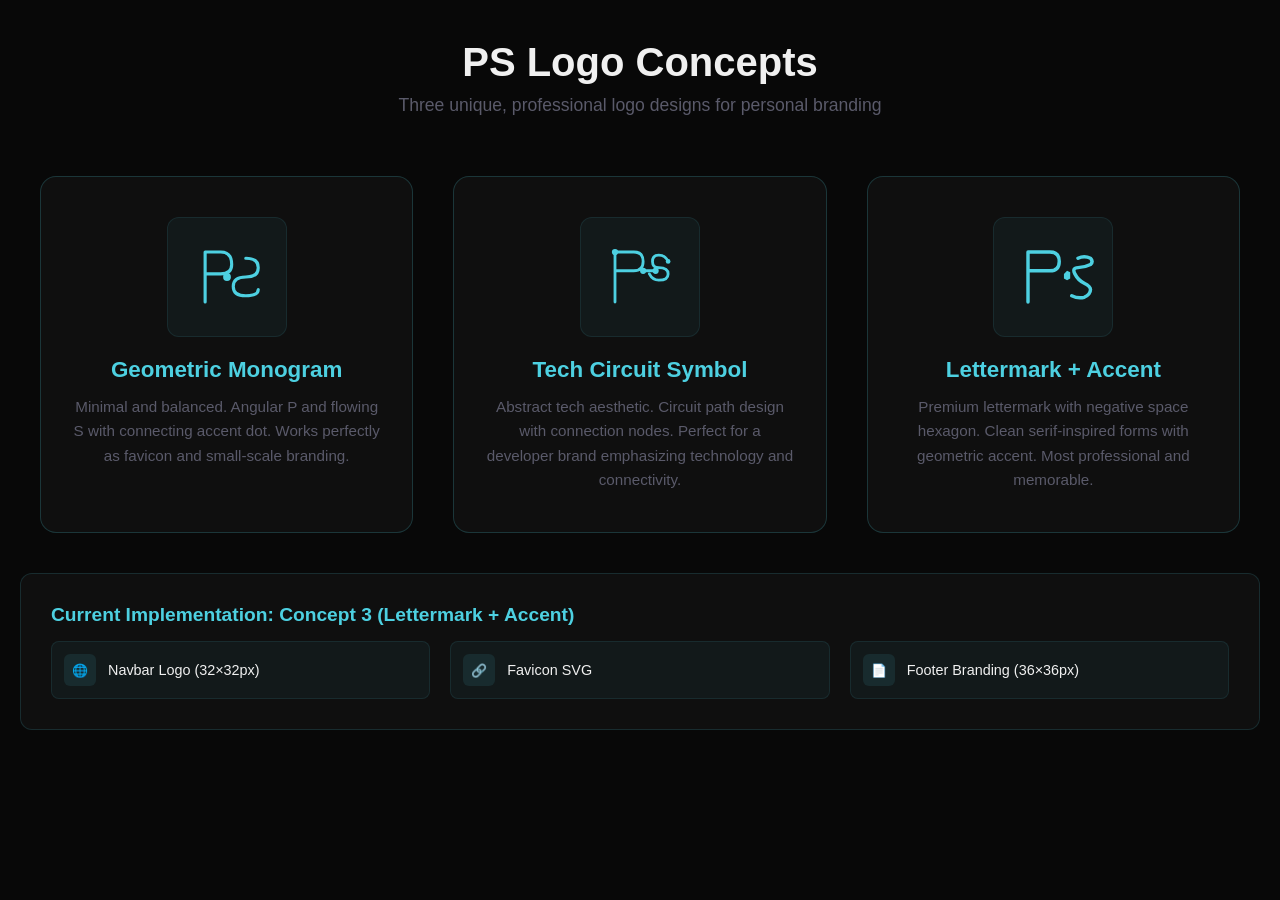
<file: logo-showcase.html>
<!DOCTYPE html>
<html lang="en">
<head>
  <meta charset="UTF-8">
  <meta name="viewport" content="width=device-width, initial-scale=1.0">
  <title>PS Logo Concepts | Peddakotla Sudarshan</title>
  <style>
    * { margin: 0; padding: 0; box-sizing: border-box; }
    body { background: #080808; color: #f0f0f0; font-family: 'Plus Jakarta Sans', sans-serif; padding: 40px 20px; }
    h1 { text-align: center; margin-bottom: 10px; font-size: 2.5rem; }
    .subtitle { text-align: center; color: #5a5a6a; margin-bottom: 60px; font-size: 1.1rem; }
    .concepts-grid { display: grid; grid-template-columns: repeat(auto-fit, minmax(300px, 1fr)); gap: 40px; max-width: 1200px; margin: 0 auto; }
    
    .concept-card {
      background: #0f0f0f;
      border: 1px solid rgba(77, 208, 225, 0.2);
      padding: 40px 30px;
      border-radius: 16px;
      text-align: center;
      transition: all 0.4s cubic-bezier(0.16, 1, 0.3, 1);
    }
    .concept-card:hover {
      border-color: rgba(77, 208, 225, 0.5);
      background: rgba(77, 208, 225, 0.03);
      transform: translateY(-6px);
      box-shadow: 0 20px 48px rgba(77, 208, 225, 0.15);
    }
    
    .logo-display { width: 120px; height: 120px; margin: 0 auto 20px; display: flex; align-items: center; justify-content: center; background: rgba(77, 208, 225, 0.05); border-radius: 12px; border: 1px solid rgba(77, 208, 225, 0.1); }
    .logo-display svg { width: 100px; height: 100px; }
    
    .concept-title { font-size: 1.4rem; font-weight: 700; margin-bottom: 12px; color: #4DD0E1; }
    .concept-desc { color: #5a5a6a; line-height: 1.6; font-size: 0.95rem; }
    
    .usage-section { background: #0f0f0f; border: 1px solid rgba(77, 208, 225, 0.15); padding: 30px; border-radius: 12px; margin-top: 40px; }
    .usage-title { font-size: 1.2rem; font-weight: 700; margin-bottom: 15px; color: #4DD0E1; }
    .usage-items { display: grid; grid-template-columns: repeat(3, 1fr); gap: 20px; }
    .usage-item { display: flex; align-items: center; gap: 12px; padding: 12px; background: rgba(77, 208, 225, 0.05); border-radius: 8px; border: 1px solid rgba(77, 208, 225, 0.1); }
    .usage-icon { width: 32px; height: 32px; display: flex; align-items: center; justify-content: center; background: rgba(77, 208, 225, 0.1); border-radius: 6px; font-size: 0.8rem; }
    .usage-text { font-size: 0.9rem; }
    
    @media (max-width: 768px) {
      .concepts-grid { grid-template-columns: 1fr; }
      .usage-items { grid-template-columns: 1fr; }
      h1 { font-size: 1.8rem; }
    }
  </style>
</head>
<body>
  <h1>PS Logo Concepts</h1>
  <p class="subtitle">Three unique, professional logo designs for personal branding</p>
  
  <div class="concepts-grid">
    <!-- Concept 1 -->
    <div class="concept-card">
      <div class="logo-display">
        <svg viewBox="0 0 64 64" xmlns="http://www.w3.org/2000/svg">
          <defs>
            <style>
              .logo-1-base { fill: none; stroke: #4DD0E1; stroke-width: 2; stroke-linecap: round; stroke-linejoin: round; }
              .logo-1-accent { fill: #4DD0E1; }
            </style>
          </defs>
          <g>
            <path class="logo-1-base" d="M 18 48 L 18 16 L 28 16 Q 35 16 35 24 Q 35 30 28 30 L 18 30"/>
            <path class="logo-1-base" d="M 44 20 Q 52 20 52 26 Q 52 32 44 32 Q 36 32 36 38 Q 36 44 44 44 Q 52 44 52 40"/>
            <circle class="logo-1-accent" cx="32" cy="32" r="2.5"/>
          </g>
        </svg>
      </div>
      <div class="concept-title">Geometric Monogram</div>
      <div class="concept-desc">Minimal and balanced. Angular P and flowing S with connecting accent dot. Works perfectly as favicon and small-scale branding.</div>
    </div>
    
    <!-- Concept 2 -->
    <div class="concept-card">
      <div class="logo-display">
        <svg viewBox="0 0 64 64" xmlns="http://www.w3.org/2000/svg">
          <defs>
            <style>
              .logo-2-stroke { fill: none; stroke: #4DD0E1; stroke-width: 1.8; stroke-linecap: round; stroke-linejoin: round; }
              .logo-2-node { fill: #4DD0E1; }
            </style>
          </defs>
          <g>
            <path class="logo-2-stroke" d="M 16 48 L 16 16 L 28 16 Q 34 16 34 22 Q 34 28 28 28 L 16 28"/>
            <path class="logo-2-stroke" d="M 34 28 L 42 28"/>
            <path class="logo-2-stroke" d="M 50 22 Q 48 18 44 18 Q 40 18 40 22 Q 40 26 44 26 Q 50 26 50 30 Q 50 34 44 34 Q 40 34 38 30"/>
            <circle class="logo-2-node" cx="16" cy="16" r="2"/>
            <circle class="logo-2-node" cx="34" cy="28" r="2"/>
            <circle class="logo-2-node" cx="42" cy="28" r="2"/>
            <circle class="logo-2-node" cx="50" cy="22" r="1.5"/>
          </g>
        </svg>
      </div>
      <div class="concept-title">Tech Circuit Symbol</div>
      <div class="concept-desc">Abstract tech aesthetic. Circuit path design with connection nodes. Perfect for a developer brand emphasizing technology and connectivity.</div>
    </div>
    
    <!-- Concept 3 -->
    <div class="concept-card">
      <div class="logo-display">
        <svg viewBox="0 0 64 64" xmlns="http://www.w3.org/2000/svg">
          <defs>
            <style>
              .logo-3-letter { fill: none; stroke: #4DD0E1; stroke-width: 2.2; stroke-linecap: round; stroke-linejoin: round; }
              .logo-3-accent { fill: #4DD0E1; }
            </style>
          </defs>
          <g>
            <path class="logo-3-letter" d="M 16 48 L 16 16 L 30 16 Q 36 16 36 22 Q 36 28 30 28 L 16 28"/>
            <path class="logo-3-letter" d="M 48 20 Q 52 18 56 20 Q 58 22 56 24 Q 52 26 48 26 Q 44 26 46 30 Q 48 34 52 36 Q 56 38 56 40 Q 56 43 52 45 Q 48 46 44 44"/>
            <polygon class="logo-3-accent" points="39,30 41,28 43,29 43,33 41,34 39,33"/>
          </g>
        </svg>
      </div>
      <div class="concept-title">Lettermark + Accent</div>
      <div class="concept-desc">Premium lettermark with negative space hexagon. Clean serif-inspired forms with geometric accent. Most professional and memorable.</div>
    </div>
  </div>
  
  <div class="usage-section">
    <div class="usage-title">Current Implementation: Concept 3 (Lettermark + Accent)</div>
    <div class="usage-items">
      <div class="usage-item">
        <div class="usage-icon">🌐</div>
        <div class="usage-text">Navbar Logo (32×32px)</div>
      </div>
      <div class="usage-item">
        <div class="usage-icon">🔗</div>
        <div class="usage-text">Favicon SVG</div>
      </div>
      <div class="usage-item">
        <div class="usage-icon">📄</div>
        <div class="usage-text">Footer Branding (36×36px)</div>
      </div>
    </div>
  </div>
</body>
</html>
</file>
